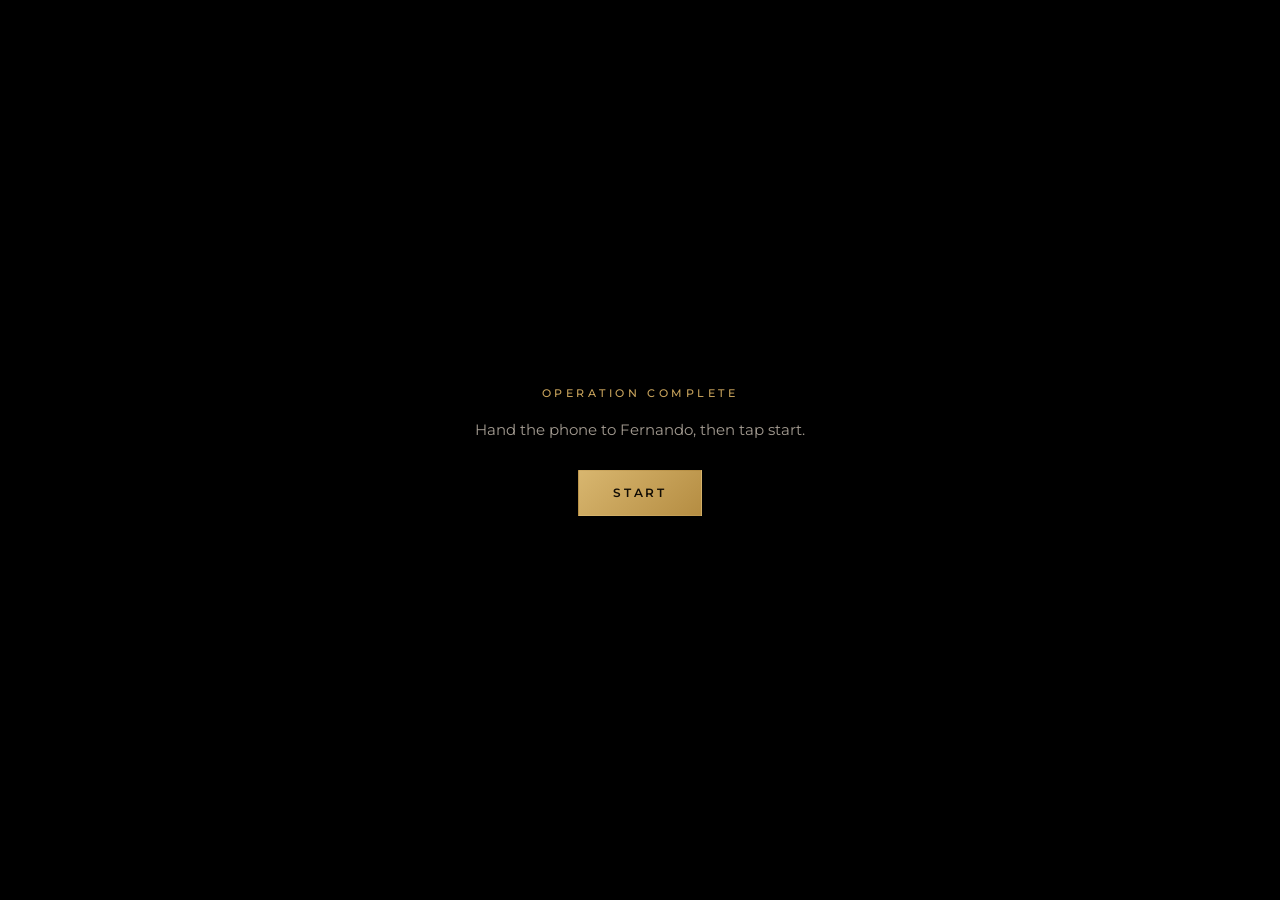
<file: operation-complete/index.html>
<!doctype html>
<html lang="en"><head><meta charset="utf-8"><meta name="viewport" content="width=device-width,initial-scale=1">
<title>Barcelona Boys Agency</title><meta name="description" content="Barcelona Boys Agency">
<meta name="robots" content="noindex,nofollow,noarchive"><meta name="theme-color" content="#0a0908">
<meta property="og:title" content="Barcelona Boys Agency"><meta property="og:description" content="Barcelona Boys Agency"><meta property="og:type" content="website"><meta property="og:site_name" content="Barcelona Boys Agency">
<link rel="icon" href="data:image/svg+xml,%3Csvg xmlns='http://www.w3.org/2000/svg' viewBox='0 0 64 64'%3E%3Ccircle cx='32' cy='32' r='30' fill='%230a0908' stroke='%23c9a45c' stroke-width='3'/%3E%3Ctext x='32' y='42' text-anchor='middle' font-family='Georgia,serif' font-size='27' font-weight='700' fill='%23c9a45c'%3EBB%3C/text%3E%3C/svg%3E">
<link rel="preconnect" href="https://fonts.googleapis.com"><link rel="preconnect" href="https://fonts.gstatic.com" crossorigin>
<link href="https://fonts.googleapis.com/css2?family=Cormorant+Garamond:ital,wght@0,400;0,500;0,600;0,700;1,400;1,500&family=Montserrat:wght@400;500;600;700&display=swap" rel="stylesheet">
<link rel="stylesheet" href="../assets/css/style.css"></head>
<body data-page="reveal">
<style>body{background:#000;overflow:hidden}header.top,footer,.wa,.cookie{display:none!important}
#stage{position:fixed;inset:0;display:grid;place-items:center;text-align:center;padding:24px;background:radial-gradient(ellipse at center,#1c0a0f 0,#000 70%)}
.s{position:absolute;opacity:0;transform:scale(.9);transition:1s cubic-bezier(.2,.8,.2,1);padding:24px;max-width:1000px}.s.on{opacity:1;transform:none}
.s h1{font-size:clamp(40px,9vw,120px);letter-spacing:.04em;line-height:1}.s .e{font-size:clamp(12px,2vw,16px);letter-spacing:.4em;color:var(--gold);margin-bottom:20px}
.s h2{font-size:clamp(30px,6vw,76px);line-height:1.1}.g{color:var(--gold2)}
.big{font-size:clamp(60px,15vw,200px)!important;background:linear-gradient(135deg,#f0d9a0,#b58d42);-webkit-background-clip:text;background-clip:text;color:transparent;font-weight:700}
.glitch{animation:gl .5s steps(2) 3}@keyframes gl{25%{transform:translate(-6px,2px);text-shadow:4px 0 #8c1c2f}75%{transform:translate(6px,-2px);text-shadow:-4px 0 #c9a45c}}
#cv{position:fixed;inset:0;pointer-events:none;z-index:3}
#rp{position:fixed;bottom:22px;left:50%;transform:translateX(-50%);z-index:5;font-size:10px;letter-spacing:.3em;color:#6f675d;background:none;border:1px solid #2a2523;padding:8px 18px;cursor:pointer;opacity:0;transition:1s}
#start{position:fixed;inset:0;z-index:9;background:#000;display:grid;place-items:center;cursor:pointer}#start button{animation:none}
#flash{position:fixed;inset:0;background:#fff;opacity:0;pointer-events:none;z-index:8}</style>
<div id="start"><div class="center"><div class="eyebrow">Operation complete</div><p style="margin:16px 0 28px;color:var(--mut)">Hand the phone to Fernando, then tap start.</p><button class="btn gold">Start</button></div></div>
<canvas id="cv"></canvas><div id="flash"></div>
<div id="stage">
<div class="s" id="a"><div class="e">BARCELONA BOYS AGENCY</div><h1>YOU'VE BEEN<br><span class="g">BOOKED.</span></h1></div>
<div class="s" id="b"><h2>FERNANDO,<br><span class="g">YOUR FIRST PROFESSIONAL BOOKING<br>IS IN <span id="cd">3 HOURS</span>.</span></h2></div>
<div class="s" id="c"><h1 class="big">JUST<br>KIDDING.</h1></div>
<div class="s" id="d"><div class="e">CONGRATULATIONS</div><h1>YOU'RE THE<br><span class="big">GROOM.</span></h1></div></div>
<button id="rp">REPLAY</button>
<script src="../assets/js/main.js"></script>
<script>
const $=i=>document.getElementById(i),T=(f,ms)=>setTimeout(f,ms);
const show=id=>{['a','b','c','d'].forEach(x=>$(x).classList.toggle('on',x===id))};
const cv=$('cv'),cx=cv.getContext('2d');let P=[],run=false;
function size(){cv.width=innerWidth;cv.height=innerHeight}size();addEventListener('resize',size);
function burst(){const cols=['#e4c985','#c9a45c','#8c1c2f','#f5f1ea'];for(let i=0;i<260;i++)P.push({x:innerWidth/2,y:innerHeight*.55,vx:(Math.random()-.5)*22,vy:-Math.random()*20-4,s:Math.random()*8+3,r:Math.random()*6,c:cols[i%4],l:0});if(!run){run=true;loop()}}
function loop(){cx.clearRect(0,0,cv.width,cv.height);P.forEach(p=>{p.vy+=.35;p.x+=p.vx;p.y+=p.vy;p.r+=.2;p.l++;cx.save();cx.translate(p.x,p.y);cx.rotate(p.r);cx.fillStyle=p.c;cx.fillRect(-p.s/2,-p.s/4,p.s,p.s/2);cx.restore()});P=P.filter(p=>p.y<cv.height+20);if(P.length)requestAnimationFrame(loop);else run=false}
function seq(){$('rp').style.opacity=0;$('cd').textContent='3 HOURS';
 T(()=>show('a'),300);
 T(()=>show('b'),3600);
 T(()=>{let n=[3,2,1];$('cd').textContent='3 HOURS'},3700);
 T(()=>{$('b').classList.add('glitch')},7600);
 T(()=>{$('flash').style.transition='none';$('flash').style.opacity=1;requestAnimationFrame(()=>{$('flash').style.transition='opacity 1.2s';$('flash').style.opacity=0});$('b').classList.remove('glitch');show('c');if(navigator.vibrate)navigator.vibrate([200,80,200])},8600);
 T(()=>{show('d');burst()},11800);T(burst,13000);T(burst,14500);
 T(()=>$('rp').style.opacity=1,16500)}
$('start').onclick=()=>{$('start').remove();seq()};
$('rp').onclick=()=>{show('');seq()};
</script>
</body></html>
</file>
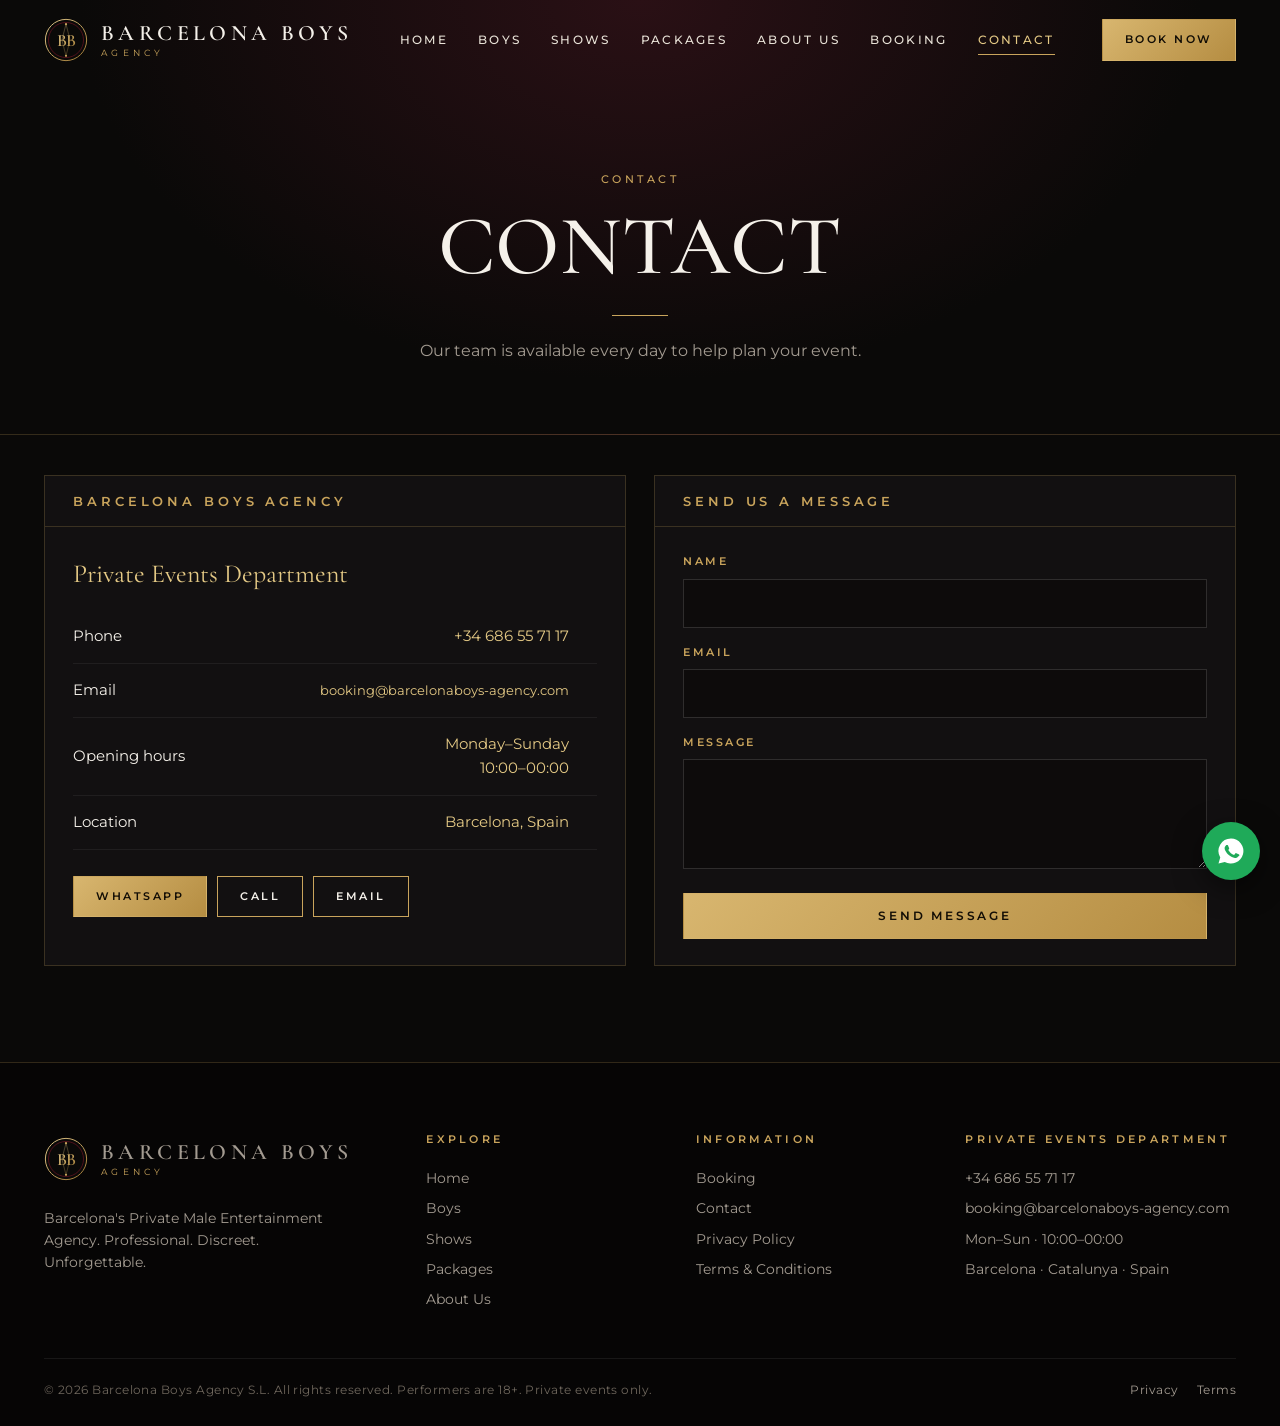
<file: contact.html>
<!doctype html>
<html lang="en"><head><meta charset="utf-8"><meta name="viewport" content="width=device-width,initial-scale=1">
<title>Contact | Barcelona Boys Agency</title><meta name="description" content="Contact the Barcelona Boys Agency Private Events Department. Open every day 10:00–00:00.">
<meta name="robots" content="noindex,nofollow,noarchive"><meta name="theme-color" content="#0a0908">
<meta property="og:title" content="Contact | Barcelona Boys Agency"><meta property="og:description" content="Contact the Barcelona Boys Agency Private Events Department. Open every day 10:00–00:00."><meta property="og:type" content="website"><meta property="og:site_name" content="Barcelona Boys Agency">
<link rel="icon" href="data:image/svg+xml,%3Csvg xmlns='http://www.w3.org/2000/svg' viewBox='0 0 64 64'%3E%3Ccircle cx='32' cy='32' r='30' fill='%230a0908' stroke='%23c9a45c' stroke-width='3'/%3E%3Ctext x='32' y='42' text-anchor='middle' font-family='Georgia,serif' font-size='27' font-weight='700' fill='%23c9a45c'%3EBB%3C/text%3E%3C/svg%3E">
<link rel="preconnect" href="https://fonts.googleapis.com"><link rel="preconnect" href="https://fonts.gstatic.com" crossorigin>
<link href="https://fonts.googleapis.com/css2?family=Cormorant+Garamond:ital,wght@0,400;0,500;0,600;0,700;1,400;1,500&family=Montserrat:wght@400;500;600;700&display=swap" rel="stylesheet">
<link rel="stylesheet" href="assets/css/style.css"></head>
<body data-page="contact">
<section class="page-hero"><div class="wrap center"><div class="eyebrow">Contact</div><h1>CONTACT</h1><div class="rule"></div><p class="sub">Our team is available every day to help plan your event.</p></div></section><section style="padding-top:40px"><div class="wrap contact-grid"><div class="card reveal"><h3>Barcelona Boys Agency</h3><div class="pad"><p style="font-family:'Cormorant Garamond';font-size:26px;color:var(--gold2)">Private Events Department</p><table class="tbl" style="margin-top:14px"><tr><td style="padding-left:0">Phone</td><td>+34 686 55 71 17</td></tr><tr><td style="padding-left:0">Email</td><td style="font-size:13px">booking@barcelonaboys-agency.com</td></tr><tr><td style="padding-left:0">Opening hours</td><td>Monday–Sunday<br>10:00–00:00</td></tr><tr><td style="padding-left:0">Location</td><td>Barcelona, Spain</td></tr></table>
<div style="display:flex;gap:10px;margin-top:26px;flex-wrap:wrap"><a class="btn sm gold" href="#" data-wa>WhatsApp</a><a class="btn sm" href="#" data-tel>Call</a><a class="btn sm" href="mailto:booking@barcelonaboys-agency.com">Email</a></div></div></div>
<div class="card reveal"><h3>Send us a message</h3><div class="pad"><form onsubmit="event.preventDefault();BBA.toast('Message received. Our team will reply within 2 hours.');this.reset()"><div style="display:grid;gap:16px"><div><label>Name</label><input required></div><div><label>Email</label><input type="email" required></div><div><label>Message</label><textarea required></textarea></div><button class="btn gold wide">Send message</button></div></form></div></div></div></section>
<script src="assets/js/main.js"></script>

</body></html>
</file>
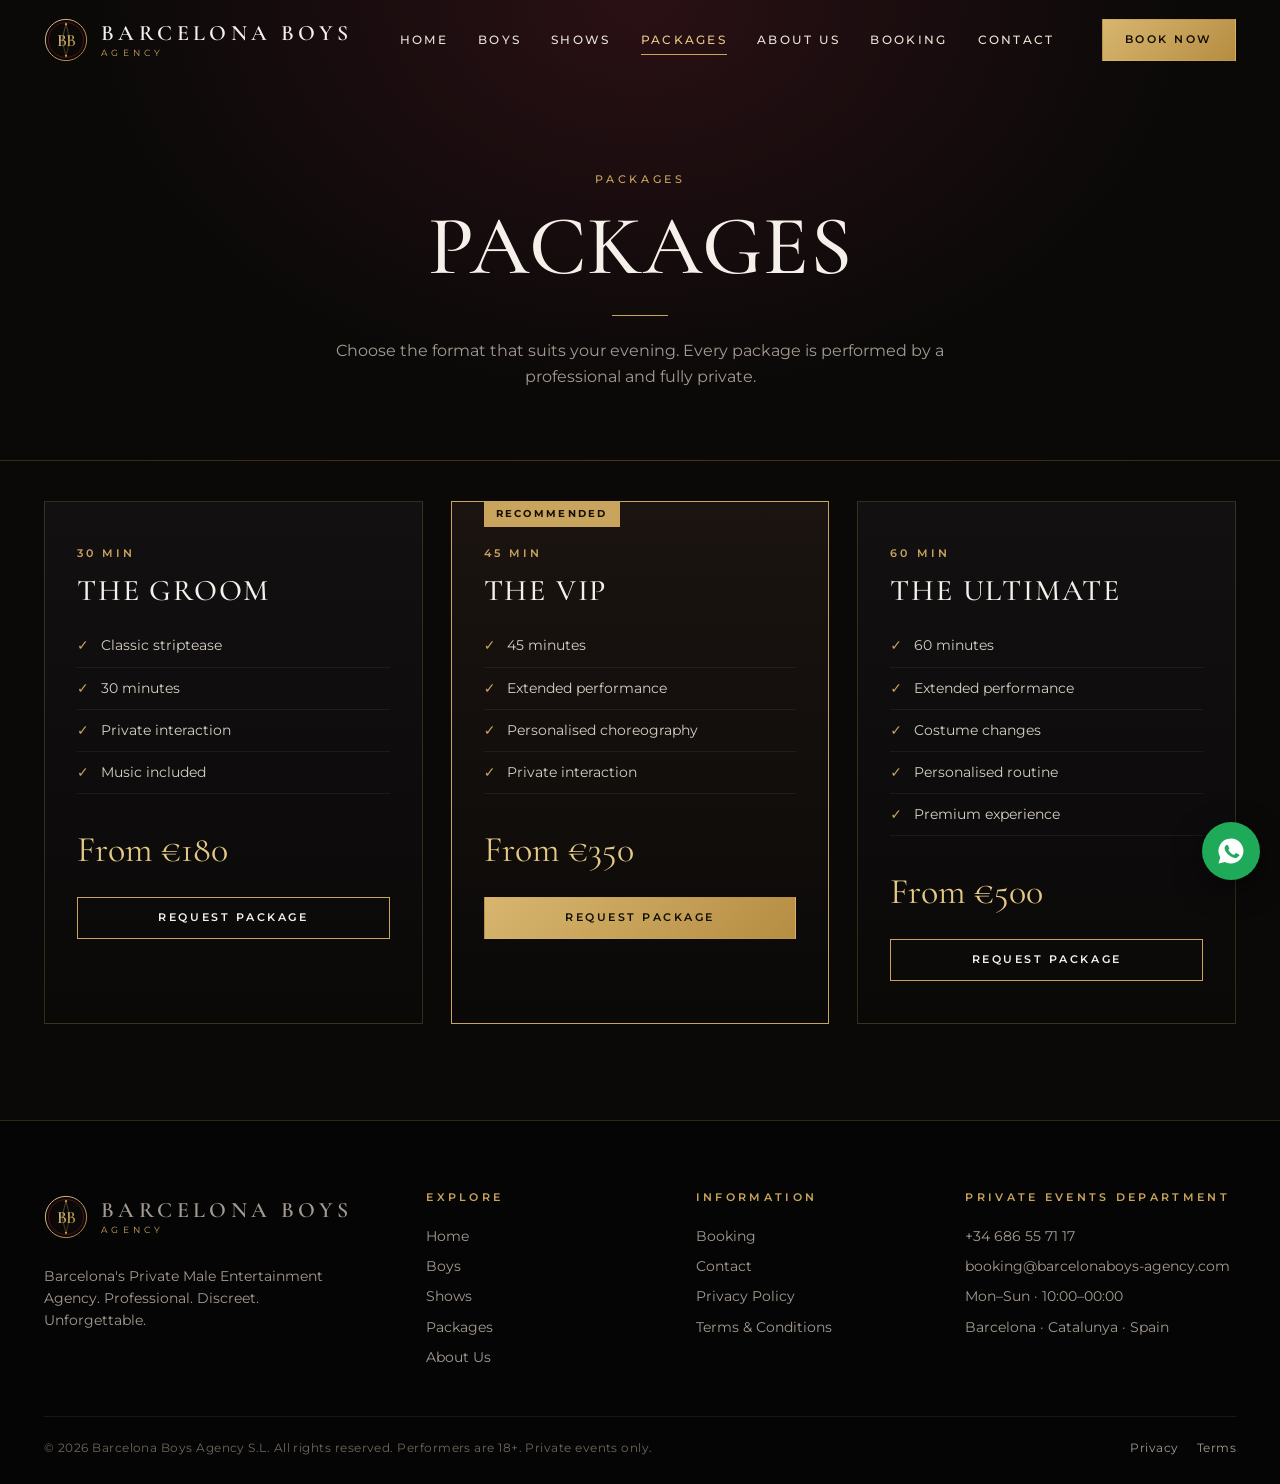
<file: packages.html>
<!doctype html>
<html lang="en"><head><meta charset="utf-8"><meta name="viewport" content="width=device-width,initial-scale=1">
<title>Packages | Barcelona Boys Agency</title><meta name="description" content="The Groom, The VIP and The Ultimate: professional entertainment packages for private events in Barcelona.">
<meta name="robots" content="noindex,nofollow,noarchive"><meta name="theme-color" content="#0a0908">
<meta property="og:title" content="Packages | Barcelona Boys Agency"><meta property="og:description" content="The Groom, The VIP and The Ultimate: professional entertainment packages for private events in Barcelona."><meta property="og:type" content="website"><meta property="og:site_name" content="Barcelona Boys Agency">
<link rel="icon" href="data:image/svg+xml,%3Csvg xmlns='http://www.w3.org/2000/svg' viewBox='0 0 64 64'%3E%3Ccircle cx='32' cy='32' r='30' fill='%230a0908' stroke='%23c9a45c' stroke-width='3'/%3E%3Ctext x='32' y='42' text-anchor='middle' font-family='Georgia,serif' font-size='27' font-weight='700' fill='%23c9a45c'%3EBB%3C/text%3E%3C/svg%3E">
<link rel="preconnect" href="https://fonts.googleapis.com"><link rel="preconnect" href="https://fonts.gstatic.com" crossorigin>
<link href="https://fonts.googleapis.com/css2?family=Cormorant+Garamond:ital,wght@0,400;0,500;0,600;0,700;1,400;1,500&family=Montserrat:wght@400;500;600;700&display=swap" rel="stylesheet">
<link rel="stylesheet" href="assets/css/style.css"></head>
<body data-page="packages">
<section class="page-hero"><div class="wrap center"><div class="eyebrow">Packages</div><h1>PACKAGES</h1><div class="rule"></div><p class="sub">Choose the format that suits your evening. Every package is performed by a professional and fully private.</p></div></section><section style="padding-top:40px"><div class="wrap"><div class="grid3" style="margin-top:0"><div class="show-card reveal "><div class="dur">30 MIN</div><h3>THE GROOM</h3><ul><li>Classic striptease</li><li>30 minutes</li><li>Private interaction</li><li>Music included</li></ul><div class="price" style="font-size:36px">From €180</div><a class="btn sm wide " href="book.html" style="margin-top:14px">Request package</a></div><div class="show-card reveal feat"><span class=ribbon>RECOMMENDED</span><div class="dur">45 MIN</div><h3>THE VIP</h3><ul><li>45 minutes</li><li>Extended performance</li><li>Personalised choreography</li><li>Private interaction</li></ul><div class="price" style="font-size:36px">From €350</div><a class="btn sm wide gold" href="book.html" style="margin-top:14px">Request package</a></div><div class="show-card reveal "><div class="dur">60 MIN</div><h3>THE ULTIMATE</h3><ul><li>60 minutes</li><li>Extended performance</li><li>Costume changes</li><li>Personalised routine</li><li>Premium experience</li></ul><div class="price" style="font-size:36px">From €500</div><a class="btn sm wide " href="book.html" style="margin-top:14px">Request package</a></div></div></div></section>
<script src="assets/js/main.js"></script>

</body></html>
</file>
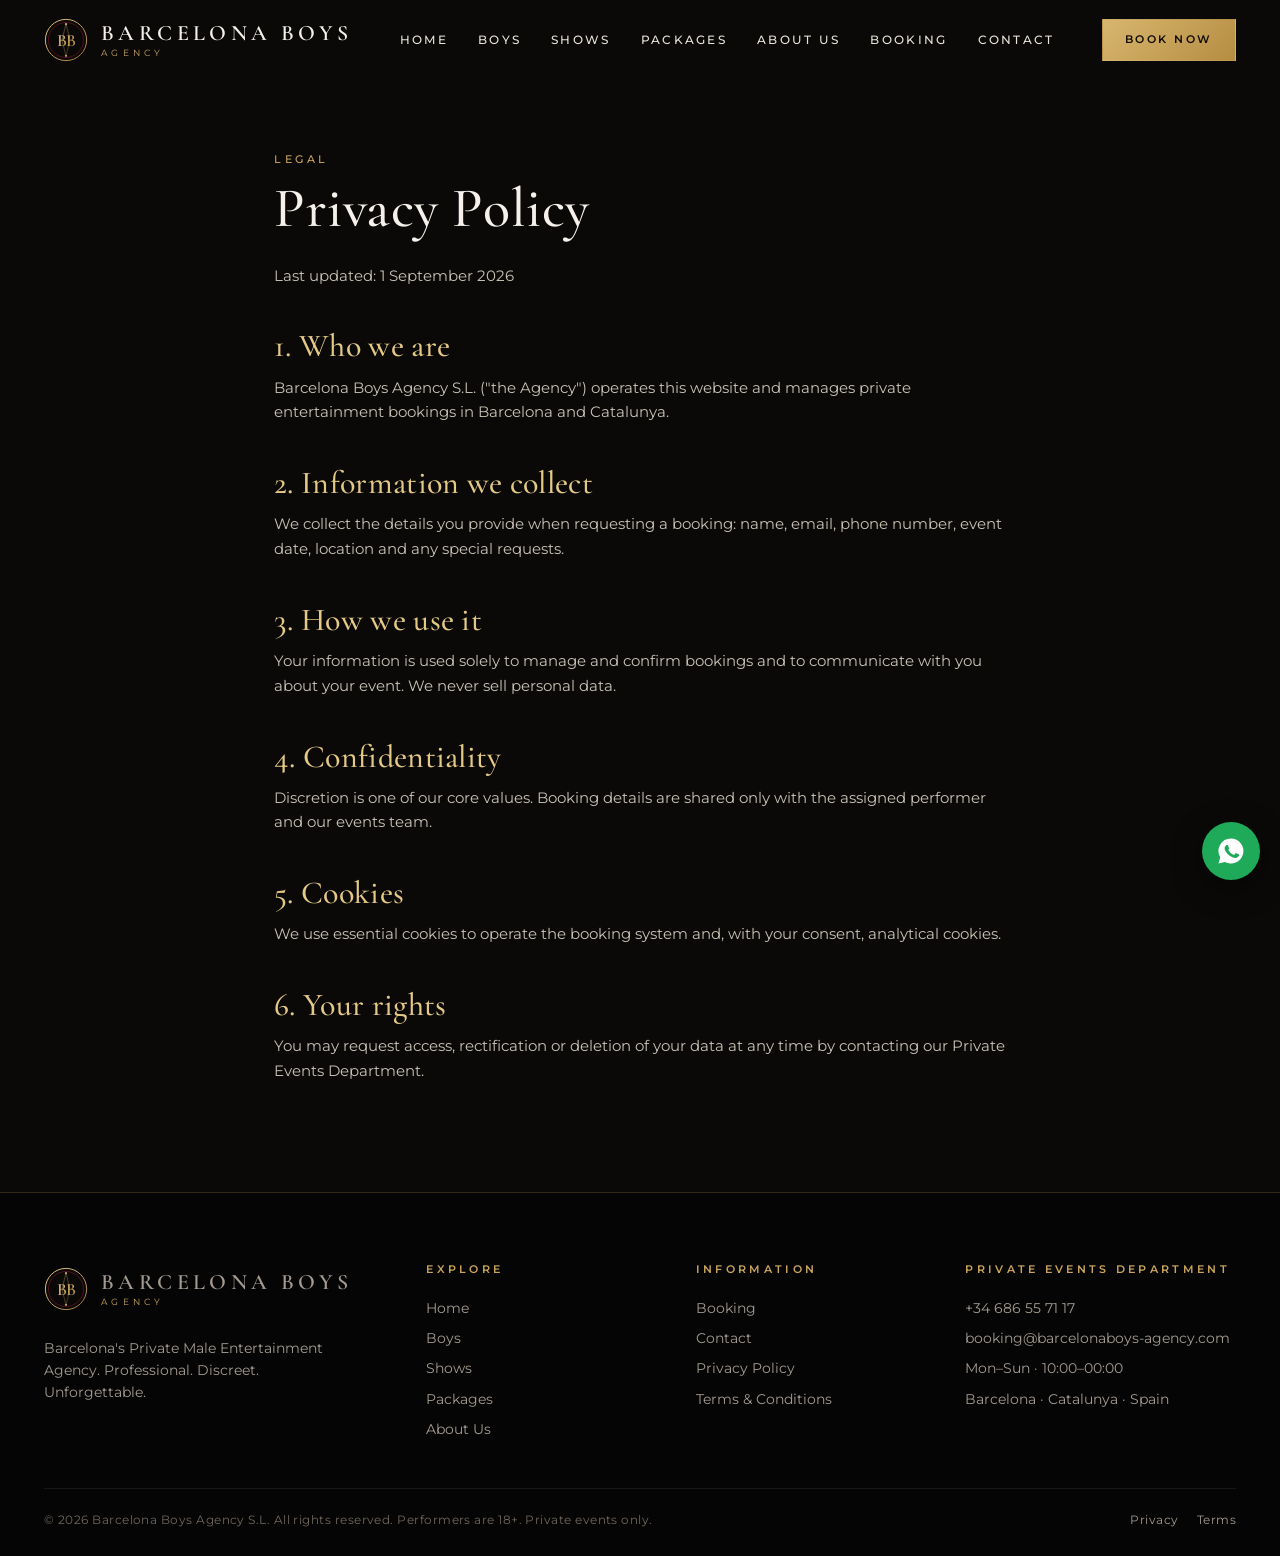
<file: privacy.html>
<!doctype html>
<html lang="en"><head><meta charset="utf-8"><meta name="viewport" content="width=device-width,initial-scale=1">
<title>Privacy Policy | Barcelona Boys Agency</title><meta name="description" content="Privacy policy of Barcelona Boys Agency.">
<meta name="robots" content="noindex,nofollow,noarchive"><meta name="theme-color" content="#0a0908">
<meta property="og:title" content="Privacy Policy | Barcelona Boys Agency"><meta property="og:description" content="Privacy policy of Barcelona Boys Agency."><meta property="og:type" content="website"><meta property="og:site_name" content="Barcelona Boys Agency">
<link rel="icon" href="data:image/svg+xml,%3Csvg xmlns='http://www.w3.org/2000/svg' viewBox='0 0 64 64'%3E%3Ccircle cx='32' cy='32' r='30' fill='%230a0908' stroke='%23c9a45c' stroke-width='3'/%3E%3Ctext x='32' y='42' text-anchor='middle' font-family='Georgia,serif' font-size='27' font-weight='700' fill='%23c9a45c'%3EBB%3C/text%3E%3C/svg%3E">
<link rel="preconnect" href="https://fonts.googleapis.com"><link rel="preconnect" href="https://fonts.gstatic.com" crossorigin>
<link href="https://fonts.googleapis.com/css2?family=Cormorant+Garamond:ital,wght@0,400;0,500;0,600;0,700;1,400;1,500&family=Montserrat:wght@400;500;600;700&display=swap" rel="stylesheet">
<link rel="stylesheet" href="assets/css/style.css"></head>
<body data-page="legal">
<section style="padding-top:150px"><div class="prose"><div class="eyebrow">Legal</div><h1 style="font-size:56px;margin:10px 0 24px">Privacy Policy</h1><p>Last updated: 1 September 2026</p><h2>1. Who we are</h2><p>Barcelona Boys Agency S.L. ("the Agency") operates this website and manages private entertainment bookings in Barcelona and Catalunya.</p><h2>2. Information we collect</h2><p>We collect the details you provide when requesting a booking: name, email, phone number, event date, location and any special requests.</p><h2>3. How we use it</h2><p>Your information is used solely to manage and confirm bookings and to communicate with you about your event. We never sell personal data.</p><h2>4. Confidentiality</h2><p>Discretion is one of our core values. Booking details are shared only with the assigned performer and our events team.</p><h2>5. Cookies</h2><p>We use essential cookies to operate the booking system and, with your consent, analytical cookies.</p><h2>6. Your rights</h2><p>You may request access, rectification or deletion of your data at any time by contacting our Private Events Department.</p></div></section>
<script src="assets/js/main.js"></script>

</body></html>
</file>
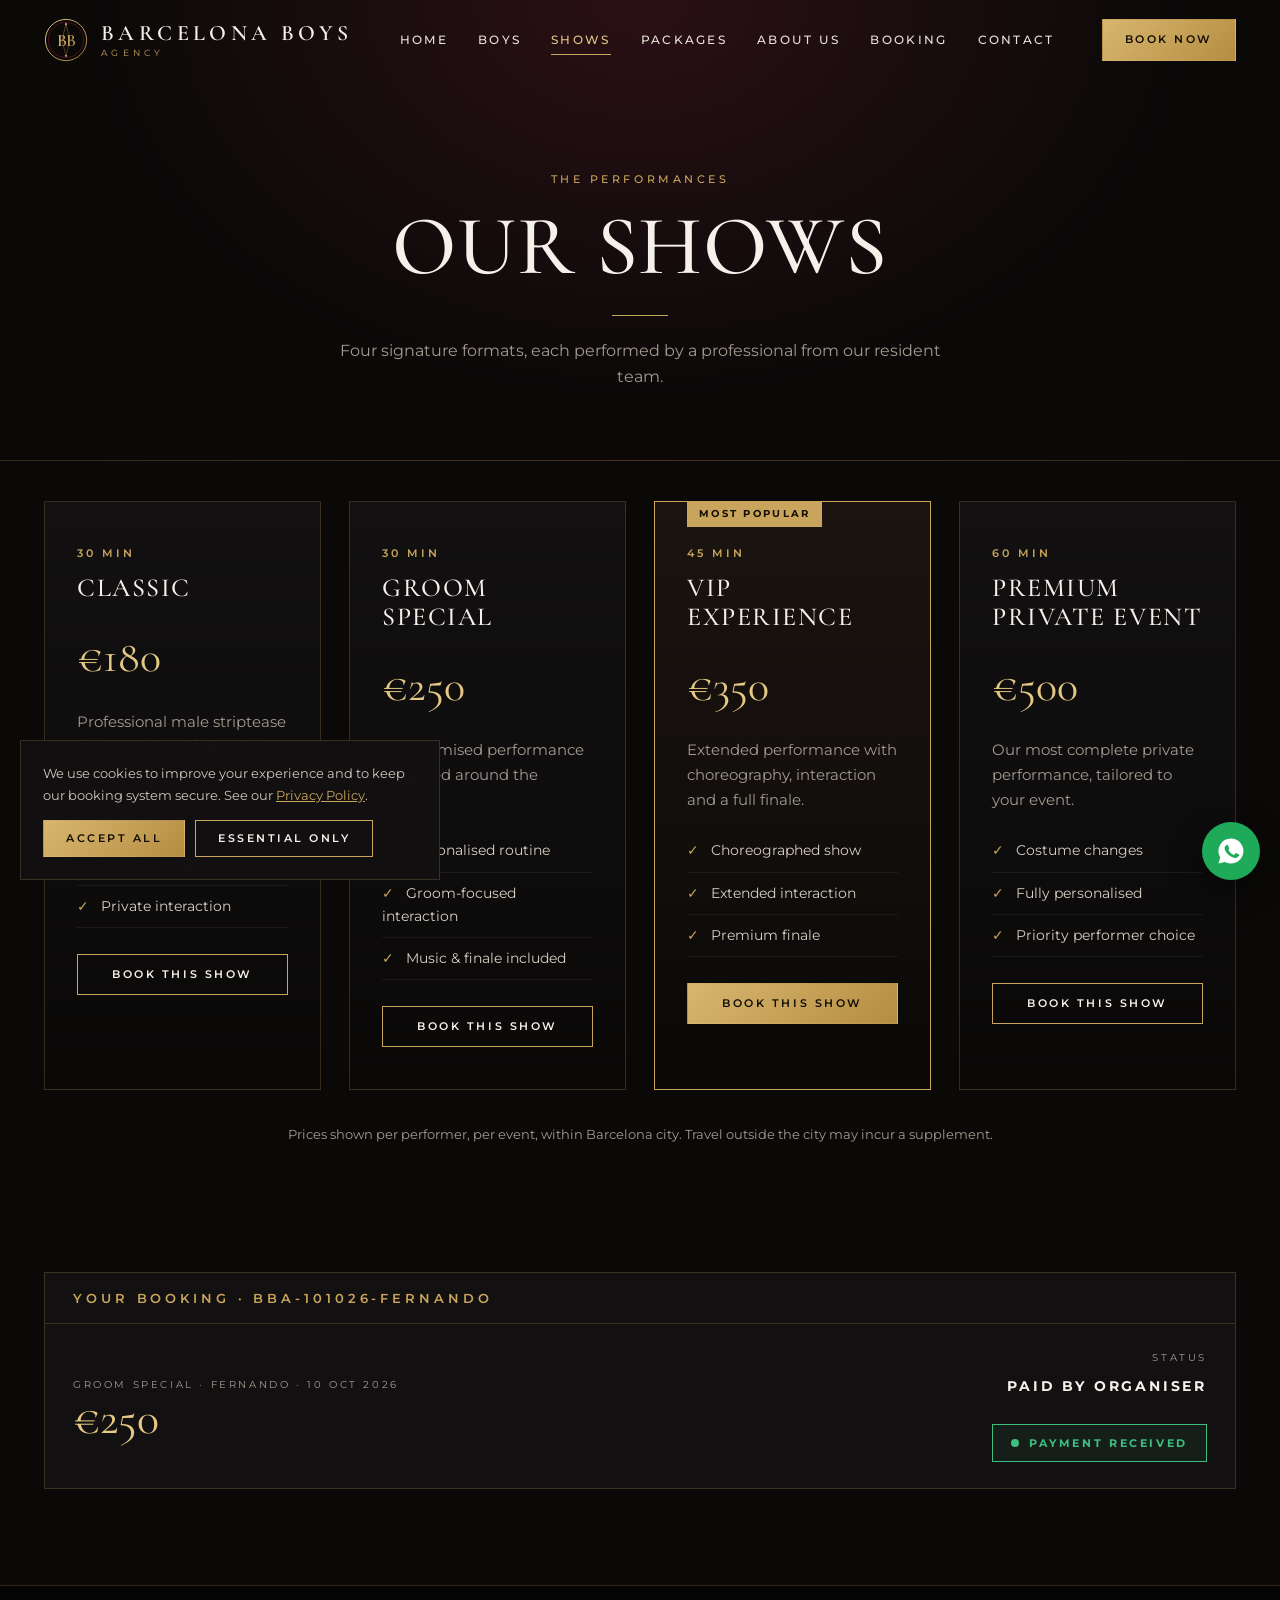
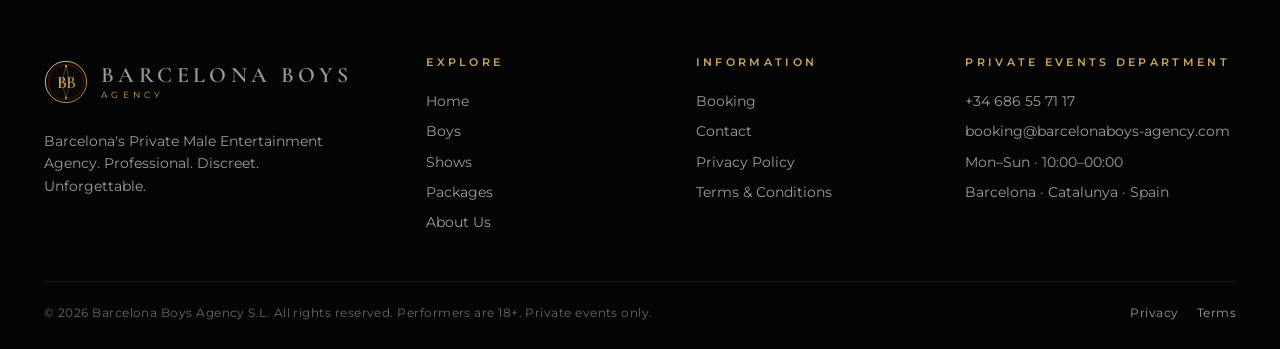
<file: shows.html>
<!doctype html>
<html lang="en"><head><meta charset="utf-8"><meta name="viewport" content="width=device-width,initial-scale=1">
<title>Our Shows & Prices | Barcelona Boys Agency</title><meta name="description" content="Classic, Groom Special, VIP Experience and Premium Private Event. Professional male entertainment shows in Barcelona.">
<meta name="robots" content="noindex,nofollow,noarchive"><meta name="theme-color" content="#0a0908">
<meta property="og:title" content="Our Shows & Prices | Barcelona Boys Agency"><meta property="og:description" content="Classic, Groom Special, VIP Experience and Premium Private Event. Professional male entertainment shows in Barcelona."><meta property="og:type" content="website"><meta property="og:site_name" content="Barcelona Boys Agency">
<link rel="icon" href="data:image/svg+xml,%3Csvg xmlns='http://www.w3.org/2000/svg' viewBox='0 0 64 64'%3E%3Ccircle cx='32' cy='32' r='30' fill='%230a0908' stroke='%23c9a45c' stroke-width='3'/%3E%3Ctext x='32' y='42' text-anchor='middle' font-family='Georgia,serif' font-size='27' font-weight='700' fill='%23c9a45c'%3EBB%3C/text%3E%3C/svg%3E">
<link rel="preconnect" href="https://fonts.googleapis.com"><link rel="preconnect" href="https://fonts.gstatic.com" crossorigin>
<link href="https://fonts.googleapis.com/css2?family=Cormorant+Garamond:ital,wght@0,400;0,500;0,600;0,700;1,400;1,500&family=Montserrat:wght@400;500;600;700&display=swap" rel="stylesheet">
<link rel="stylesheet" href="assets/css/style.css"></head>
<body data-page="shows">
<section class="page-hero"><div class="wrap center"><div class="eyebrow">The performances</div><h1>OUR SHOWS</h1><div class="rule"></div><p class="sub">Four signature formats, each performed by a professional from our resident team.</p></div></section><section style="padding-top:40px"><div class="wrap"><div class="grid3" style="grid-template-columns:repeat(4,1fr);margin-top:0"><div class="show-card reveal "><div class="dur">30 MIN</div><h3 style="font-size:26px">CLASSIC</h3><div class="price">€180</div><p style="margin-bottom:0">Professional male striptease show. Music and personal interaction included.</p><ul><li>Solo performer</li><li>Music included</li><li>Private interaction</li></ul><a class="btn sm wide " href="book.html">Book this show</a></div><div class="show-card reveal "><div class="dur">30 MIN</div><h3 style="font-size:26px">GROOM SPECIAL</h3><div class="price">€250</div><p style="margin-bottom:0">A customised performance designed around the groom.</p><ul><li>Personalised routine</li><li>Groom-focused interaction</li><li>Music &amp; finale included</li></ul><a class="btn sm wide " href="book.html">Book this show</a></div><div class="show-card reveal feat"><span class=ribbon>MOST POPULAR</span><div class="dur">45 MIN</div><h3 style="font-size:26px">VIP EXPERIENCE</h3><div class="price">€350</div><p style="margin-bottom:0">Extended performance with choreography, interaction and a full finale.</p><ul><li>Choreographed show</li><li>Extended interaction</li><li>Premium finale</li></ul><a class="btn sm wide gold" href="book.html">Book this show</a></div><div class="show-card reveal "><div class="dur">60 MIN</div><h3 style="font-size:26px">PREMIUM PRIVATE EVENT</h3><div class="price">€500</div><p style="margin-bottom:0">Our most complete private performance, tailored to your event.</p><ul><li>Costume changes</li><li>Fully personalised</li><li>Priority performer choice</li></ul><a class="btn sm wide " href="book.html">Book this show</a></div></div><style>@media(max-width:1100px){.grid3[style*="repeat(4"]{grid-template-columns:1fr 1fr!important}}@media(max-width:620px){.grid3[style*="repeat(4"]{grid-template-columns:1fr!important}}</style>
<p class="center" style="color:var(--mut);margin-top:34px;font-size:13px">Prices shown per performer, per event, within Barcelona city. Travel outside the city may incur a supplement.</p></div></section>
<section style="padding-top:0"><div class="wrap"><div class="card"><h3>Your booking · BBA-101026-FERNANDO</h3><div class="paid"><div><small style="font-size:10px;letter-spacing:.26em;color:var(--mut)">GROOM SPECIAL · FERNANDO · 10 OCT 2026</small><div class="amt">€250</div></div><div style="text-align:right"><div style="font-size:10px;letter-spacing:.26em;color:var(--mut);margin-bottom:8px">STATUS</div><b style="letter-spacing:.2em;font-size:14px">PAID BY ORGANISER</b><br><br><span class="pill"><i class="dot"></i> PAYMENT RECEIVED</span></div></div></div></div></section>
<script src="assets/js/main.js"></script>

</body></html>
</file>
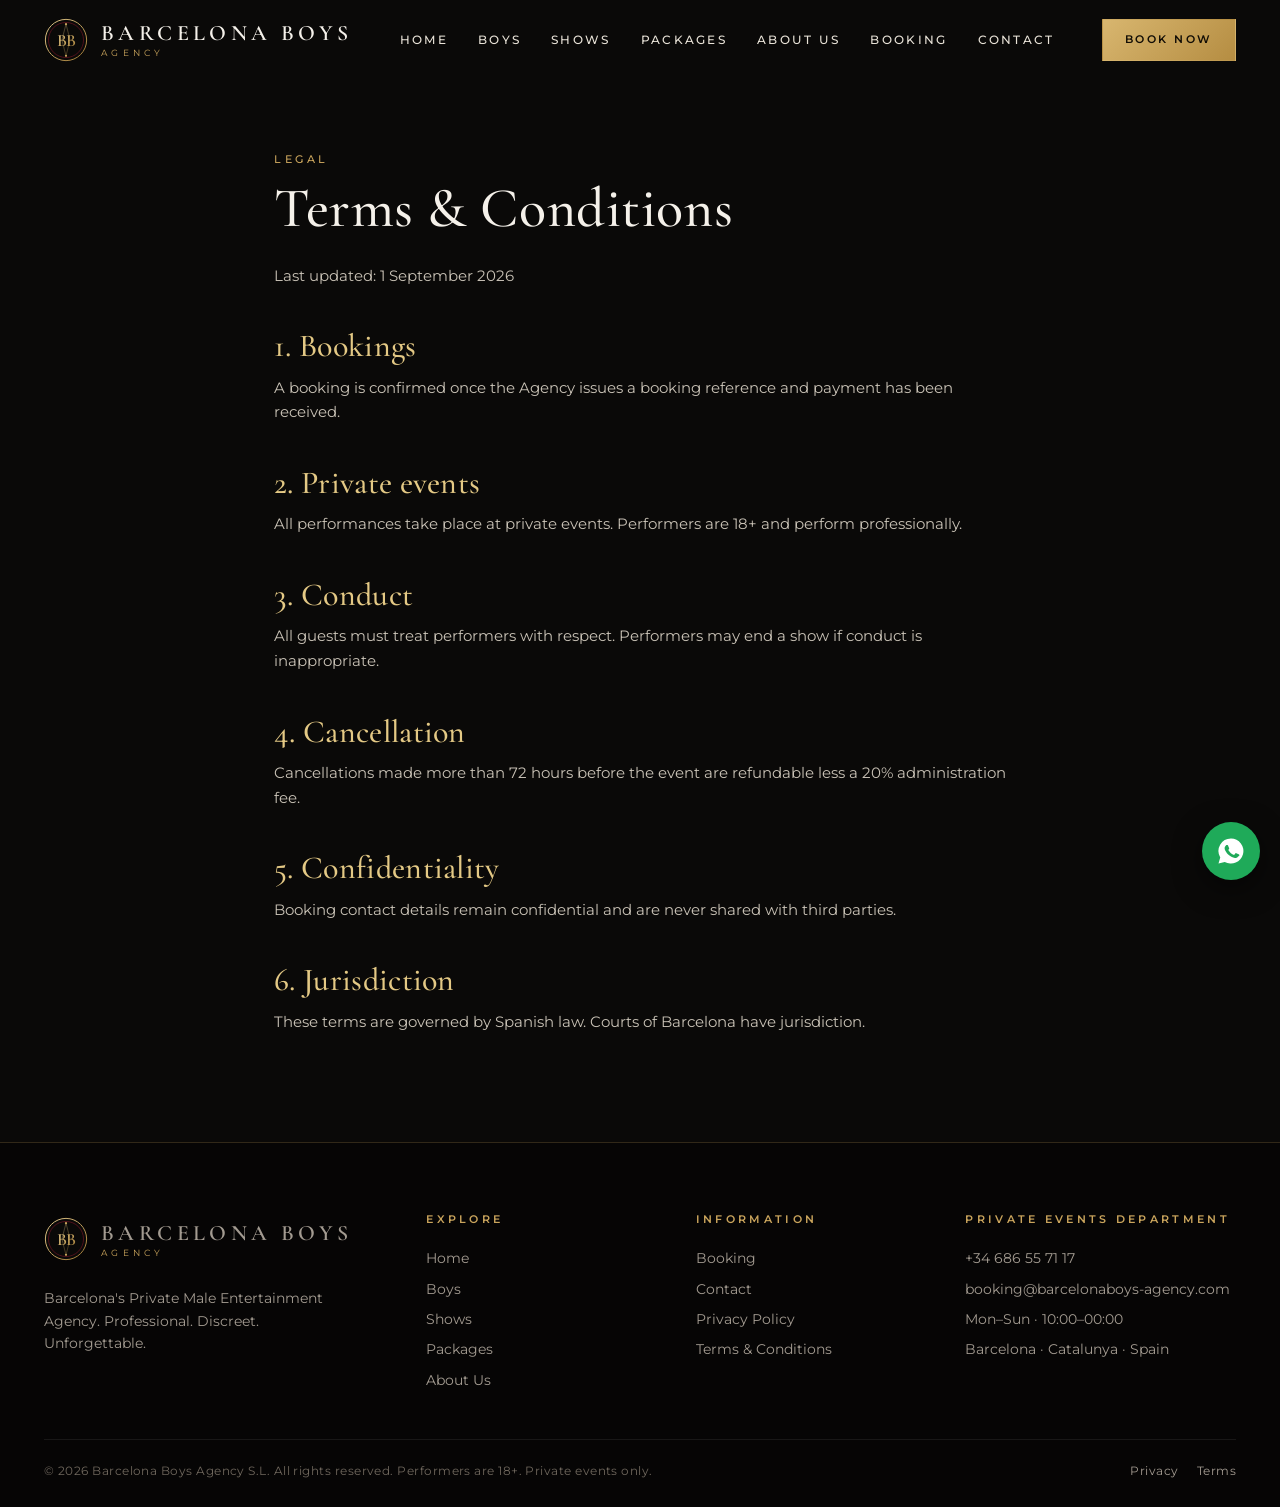
<file: terms.html>
<!doctype html>
<html lang="en"><head><meta charset="utf-8"><meta name="viewport" content="width=device-width,initial-scale=1">
<title>Terms & Conditions | Barcelona Boys Agency</title><meta name="description" content="Terms and conditions of Barcelona Boys Agency.">
<meta name="robots" content="noindex,nofollow,noarchive"><meta name="theme-color" content="#0a0908">
<meta property="og:title" content="Terms & Conditions | Barcelona Boys Agency"><meta property="og:description" content="Terms and conditions of Barcelona Boys Agency."><meta property="og:type" content="website"><meta property="og:site_name" content="Barcelona Boys Agency">
<link rel="icon" href="data:image/svg+xml,%3Csvg xmlns='http://www.w3.org/2000/svg' viewBox='0 0 64 64'%3E%3Ccircle cx='32' cy='32' r='30' fill='%230a0908' stroke='%23c9a45c' stroke-width='3'/%3E%3Ctext x='32' y='42' text-anchor='middle' font-family='Georgia,serif' font-size='27' font-weight='700' fill='%23c9a45c'%3EBB%3C/text%3E%3C/svg%3E">
<link rel="preconnect" href="https://fonts.googleapis.com"><link rel="preconnect" href="https://fonts.gstatic.com" crossorigin>
<link href="https://fonts.googleapis.com/css2?family=Cormorant+Garamond:ital,wght@0,400;0,500;0,600;0,700;1,400;1,500&family=Montserrat:wght@400;500;600;700&display=swap" rel="stylesheet">
<link rel="stylesheet" href="assets/css/style.css"></head>
<body data-page="legal">
<section style="padding-top:150px"><div class="prose"><div class="eyebrow">Legal</div><h1 style="font-size:56px;margin:10px 0 24px">Terms &amp; Conditions</h1><p>Last updated: 1 September 2026</p><h2>1. Bookings</h2><p>A booking is confirmed once the Agency issues a booking reference and payment has been received.</p><h2>2. Private events</h2><p>All performances take place at private events. Performers are 18+ and perform professionally.</p><h2>3. Conduct</h2><p>All guests must treat performers with respect. Performers may end a show if conduct is inappropriate.</p><h2>4. Cancellation</h2><p>Cancellations made more than 72 hours before the event are refundable less a 20% administration fee.</p><h2>5. Confidentiality</h2><p>Booking contact details remain confidential and are never shared with third parties.</p><h2>6. Jurisdiction</h2><p>These terms are governed by Spanish law. Courts of Barcelona have jurisdiction.</p></div></section>
<script src="assets/js/main.js"></script>

</body></html>
</file>
<file: assets/css/style.css>
:root{--bk:#0a0908;--bk2:#121011;--bk3:#1a1617;--wh:#f5f1ea;--mut:#a39b91;--gold:#c9a45c;--gold2:#e4c985;--red:#6e1423;--red2:#8c1c2f;--line:rgba(201,164,92,.22);--ok:#3fbf7f}
*{box-sizing:border-box;margin:0;padding:0}
html{scroll-behavior:smooth}
body{background:var(--bk);color:var(--wh);font-family:'Montserrat',system-ui,sans-serif;font-weight:400;line-height:1.65;font-size:15px;-webkit-font-smoothing:antialiased;overflow-x:hidden}
img{max-width:100%;display:block}
a{color:inherit;text-decoration:none}
h1,h2,h3,h4{font-family:'Cormorant Garamond',Georgia,serif;font-weight:500;line-height:1.1;letter-spacing:.01em}
.wrap{max-width:1240px;margin:0 auto;padding:0 24px}
.eyebrow{font-size:11px;letter-spacing:.32em;text-transform:uppercase;color:var(--gold);font-weight:500}
.rule{width:56px;height:1px;background:var(--gold);margin:22px 0}
.center{text-align:center}.center .rule{margin-left:auto;margin-right:auto}
section{padding:96px 0}
.sec-title{font-size:clamp(34px,5vw,54px);margin:10px 0 0}
.sub{color:var(--mut);max-width:620px;font-size:16px}
.center .sub{margin:0 auto}
/* header */
header.top{position:fixed;inset:0 0 auto 0;z-index:50;transition:.35s;padding:18px 0}
header.top.solid{background:rgba(10,9,8,.94);backdrop-filter:blur(12px);padding:10px 0;border-bottom:1px solid var(--line)}
.nav{display:flex;align-items:center;justify-content:space-between;gap:24px}
.logo{display:flex;align-items:center;gap:13px}
.logo svg{width:44px;height:44px}
.logo .lt{display:flex;flex-direction:column;line-height:1}
.logo .l1{font-family:'Cormorant Garamond',serif;font-size:22px;letter-spacing:.2em;font-weight:600}
.logo .l2{font-size:8.5px;letter-spacing:.5em;color:var(--gold);margin-top:5px;text-transform:uppercase}
nav.menu{display:flex;gap:30px}
nav.menu a{font-size:11.5px;letter-spacing:.2em;font-weight:500;text-transform:uppercase;position:relative;padding:6px 0;color:#e9e3d8}
nav.menu a:after{content:"";position:absolute;left:0;bottom:0;height:1px;width:0;background:var(--gold);transition:.3s}
nav.menu a:hover:after,nav.menu a.on:after{width:100%}
nav.menu a.on{color:var(--gold2)}
.btn{display:inline-block;padding:15px 34px;font-size:11.5px;letter-spacing:.24em;text-transform:uppercase;font-weight:600;border:1px solid var(--gold);cursor:pointer;transition:.3s;font-family:inherit;background:transparent;color:var(--wh);text-align:center}
.btn.gold{background:linear-gradient(135deg,#d8b66f,#b58d42);color:#120d05;border-color:transparent}
.btn.gold:hover{filter:brightness(1.1);transform:translateY(-1px)}
.btn:hover{background:rgba(201,164,92,.12)}
.btn.sm{padding:11px 22px;font-size:10.5px}
.btn.wide{width:100%}
.burger{display:none;width:44px;height:44px;background:none;border:1px solid var(--line);cursor:pointer;position:relative}
.burger span{position:absolute;left:12px;right:12px;height:1px;background:var(--wh);transition:.3s}
.burger span:nth-child(1){top:16px}.burger span:nth-child(2){top:22px}.burger span:nth-child(3){top:28px}
.burger.open span:nth-child(1){top:22px;transform:rotate(45deg)}.burger.open span:nth-child(2){opacity:0}.burger.open span:nth-child(3){top:22px;transform:rotate(-45deg)}
.mobnav{position:fixed;inset:0;background:rgba(8,7,7,.98);z-index:45;display:flex;flex-direction:column;justify-content:center;align-items:center;gap:26px;opacity:0;pointer-events:none;transition:.35s}
.mobnav.open{opacity:1;pointer-events:auto}
.mobnav a{font-family:'Cormorant Garamond',serif;font-size:34px;letter-spacing:.12em}
@media(max-width:1180px){nav.menu,.nav>.btn{display:none}.burger{display:block}}
.logo,nav.menu a{white-space:nowrap}
/* hero */
.hero{min-height:100vh;position:relative;display:flex;align-items:center;padding:140px 0 90px;background:#000}
.hero .bg{position:absolute;inset:0;background-size:cover;background-position:center 20%;opacity:.55;animation:kb 24s ease-in-out infinite alternate}
@keyframes kb{from{transform:scale(1)}to{transform:scale(1.08)}}
.hero:after{content:"";position:absolute;inset:0;background:linear-gradient(90deg,rgba(10,9,8,.96) 0%,rgba(10,9,8,.6) 55%,rgba(10,9,8,.35) 100%),linear-gradient(0deg,var(--bk) 0%,transparent 35%)}
.hero .wrap{position:relative;z-index:2}
.hero h1{font-size:clamp(50px,9vw,112px);font-weight:500;letter-spacing:.02em;margin:18px 0 6px}
.hero h1 em{font-style:italic;color:var(--gold2)}
.hero p.lead{font-size:18px;max-width:520px;color:#d8d1c5;margin:22px 0 38px}
.hero .cta{display:flex;gap:16px;flex-wrap:wrap}
.hero .tag{margin-top:46px;display:flex;gap:26px;flex-wrap:wrap;font-size:11px;letter-spacing:.22em;color:var(--mut);text-transform:uppercase}
.hero .tag span:before{content:"◆";color:var(--gold);margin-right:10px;font-size:8px}
.live{display:inline-flex;align-items:center;gap:9px;font-size:10.5px;letter-spacing:.2em;text-transform:uppercase;color:#cfc8bc;border:1px solid var(--line);padding:7px 14px;background:rgba(0,0,0,.35)}
.dot{width:8px;height:8px;border-radius:50%;background:var(--ok);box-shadow:0 0 0 0 rgba(63,191,127,.6);animation:pulse 2s infinite;display:inline-block}
.dot.red{background:#b4505e;animation:none;box-shadow:none}
@keyframes pulse{70%{box-shadow:0 0 0 9px rgba(63,191,127,0)}100%{box-shadow:0 0 0 0 rgba(63,191,127,0)}}
/* cards */
.grid3{display:grid;grid-template-columns:repeat(3,1fr);gap:28px;margin-top:56px}
.show-card{border:1px solid var(--line);padding:42px 32px;background:linear-gradient(180deg,var(--bk2),var(--bk));position:relative;transition:.4s}
.show-card:hover{border-color:var(--gold);transform:translateY(-6px)}
.show-card .n{font-family:'Cormorant Garamond',serif;font-size:62px;color:rgba(201,164,92,.18);position:absolute;right:24px;top:10px;line-height:1}
.show-card h3{font-size:30px;margin:12px 0 4px;letter-spacing:.06em}
.show-card .dur{font-size:11px;letter-spacing:.28em;color:var(--gold);font-weight:600}
.show-card p{color:var(--mut);margin-top:16px}
.show-card .price{font-family:'Cormorant Garamond',serif;font-size:44px;color:var(--gold2);margin:18px 0 4px}
.show-card ul{list-style:none;margin:18px 0 26px}
.show-card li{padding:9px 0;border-bottom:1px solid rgba(255,255,255,.06);color:#d6cfc3;font-size:14px}
.show-card li:before{content:"✓";color:var(--gold);margin-right:12px}
.show-card.feat{border-color:var(--gold);background:linear-gradient(180deg,#1b1410,var(--bk))}
.ribbon{position:absolute;top:-1px;left:32px;background:var(--gold);color:#140e04;font-size:9.5px;letter-spacing:.24em;padding:5px 12px;font-weight:700}
@media(max-width:900px){.grid3{grid-template-columns:1fr}}
/* boys */
.page-hero{padding:170px 0 70px;background:radial-gradient(ellipse at 50% 0,#2a1015 0,var(--bk) 62%);border-bottom:1px solid var(--line)}
.page-hero h1{font-size:clamp(44px,7vw,84px);margin:12px 0}
.filters{display:flex;gap:10px;flex-wrap:wrap;margin:38px 0 8px}
.chip{padding:9px 18px;border:1px solid var(--line);font-size:10.5px;letter-spacing:.2em;text-transform:uppercase;cursor:pointer;color:var(--mut);background:none;font-family:inherit;transition:.25s}
.chip.on,.chip:hover{border-color:var(--gold);color:var(--gold2)}
.boys{display:grid;grid-template-columns:repeat(4,1fr);gap:26px;margin-top:34px}
.boy{display:block;position:relative;background:var(--bk2);border:1px solid rgba(255,255,255,.06);transition:.4s;overflow:hidden}
.boy:hover{border-color:var(--gold);transform:translateY(-5px)}
.boy .ph{aspect-ratio:3/4;overflow:hidden;position:relative;background:#000}
.boy .ph img{width:100%;height:100%;object-fit:cover;transition:1s;filter:saturate(.9) contrast(1.04)}
.boy:hover .ph img{transform:scale(1.06)}
.boy .ph:after{content:"";position:absolute;inset:auto 0 0 0;height:45%;background:linear-gradient(0deg,rgba(10,9,8,.92),transparent)}
.boy .av{position:absolute;left:14px;top:14px;z-index:2;font-size:9.5px;letter-spacing:.18em;text-transform:uppercase;background:rgba(0,0,0,.6);padding:6px 11px;display:flex;align-items:center;gap:8px;backdrop-filter:blur(4px)}
.boy .new{position:absolute;right:0;top:14px;z-index:2;background:var(--gold);color:#120d05;font-size:10px;font-weight:700;letter-spacing:.22em;padding:6px 14px}
.boy .in{padding:22px 22px 24px}
.boy h3{font-size:30px;letter-spacing:.12em}
.boy .role{font-family:'Cormorant Garamond',serif;font-style:italic;color:var(--gold2);font-size:18px}
.boy p{color:var(--mut);font-size:13.5px;margin:10px 0 12px;min-height:44px}
.boy .spec{font-size:10px;letter-spacing:.16em;text-transform:uppercase;color:#cbc3b6;border-top:1px solid rgba(255,255,255,.08);padding-top:12px}
.boy .spec b{color:var(--gold);font-weight:600;display:block;margin-bottom:3px}
.boy .view{margin-top:16px;display:block;font-size:10.5px;letter-spacing:.24em;font-weight:600;color:var(--gold2)}
.boy .view:after{content:" →";transition:.3s;display:inline-block}
.boy:hover .view:after{transform:translateX(6px)}
@media(max-width:1100px){.boys{grid-template-columns:repeat(3,1fr)}}
@media(max-width:780px){.boys{grid-template-columns:repeat(2,1fr);gap:14px}.boy .in{padding:14px}.boy h3{font-size:22px}.boy p{display:none}}
/* profile */
.profile{display:grid;grid-template-columns:5fr 6fr;gap:64px;align-items:start;padding-top:150px;padding-bottom:40px}
.profile .big{position:sticky;top:100px;border:1px solid var(--line);padding:10px;background:var(--bk2)}
.profile .big img{width:100%}
.badge{display:inline-block;background:var(--gold);color:#120d05;font-size:11px;font-weight:700;letter-spacing:.26em;padding:6px 16px}
.avail{display:flex;align-items:center;gap:12px;margin:18px 0 6px;font-size:12px;letter-spacing:.22em;text-transform:uppercase;color:#d8d1c5}
.profile h1{font-size:clamp(54px,8vw,96px);letter-spacing:.06em;margin:18px 0 0}
.profile .role{font-family:'Cormorant Garamond',serif;font-style:italic;font-size:30px;color:var(--gold2);letter-spacing:.14em}
.profile .copy{font-size:17px;color:#d9d2c6;margin:26px 0;max-width:560px}
.h-sm{font-size:11px;letter-spacing:.3em;color:var(--gold);text-transform:uppercase;font-family:'Montserrat';font-weight:600;margin:42px 0 16px}
.spec-list{list-style:none;display:grid;grid-template-columns:1fr 1fr;gap:10px 24px;max-width:520px}
.spec-list li{font-size:15px}
.spec-list li:before{content:"✓";color:var(--gold);margin-right:12px;font-weight:700}
.quote{font-family:'Cormorant Garamond',serif;font-size:clamp(28px,3.4vw,40px);font-style:italic;color:var(--wh);border-left:2px solid var(--gold);padding-left:22px;line-height:1.25}
.shows-list{border-top:1px solid var(--line);max-width:560px}
.shows-list div{display:flex;justify-content:space-between;align-items:center;padding:18px 0;border-bottom:1px solid var(--line)}
.shows-list b{font-family:'Cormorant Garamond',serif;font-weight:500;font-size:24px;letter-spacing:.08em}
.shows-list span{font-size:11px;letter-spacing:.24em;color:var(--gold)}
.stats{display:grid;grid-template-columns:repeat(4,1fr);gap:1px;background:var(--line);max-width:560px;border:1px solid var(--line);margin-top:34px}
.stats div{background:var(--bk);padding:16px 12px;text-align:center}
.stats b{display:block;font-family:'Cormorant Garamond',serif;font-size:26px;color:var(--gold2);font-weight:500}
.stats small{font-size:9.5px;letter-spacing:.2em;color:var(--mut);text-transform:uppercase}
.cta-big{margin-top:44px}
.cta-big .btn{padding:21px 56px;font-size:13px}
.cta-big small{display:block;margin-top:14px;color:var(--mut);font-size:12px}
@media(max-width:900px){.profile{grid-template-columns:1fr;gap:34px;padding-top:110px}.profile .big{position:static}}
/* gallery */
.gal{columns:4;column-gap:14px;margin-top:50px}
.gal figure{break-inside:avoid;margin-bottom:14px;overflow:hidden;position:relative;border:1px solid rgba(255,255,255,.05)}
.gal img{width:100%;transition:1s;filter:saturate(.85)}
.gal figure:hover img{transform:scale(1.05);filter:saturate(1.05)}
.gal figcaption{position:absolute;left:0;right:0;bottom:0;padding:30px 14px 12px;background:linear-gradient(0deg,rgba(0,0,0,.85),transparent);font-size:10px;letter-spacing:.22em;text-transform:uppercase;color:var(--gold2);opacity:0;transition:.4s}
.gal figure:hover figcaption{opacity:1}
@media(max-width:900px){.gal{columns:2}}
/* reviews */
.reviews{background:var(--bk2);border-top:1px solid var(--line);border-bottom:1px solid var(--line)}
.rev{padding:30px;border:1px solid var(--line);background:var(--bk)}
.stars{color:var(--gold);letter-spacing:4px;font-size:13px}
.rev p{font-family:'Cormorant Garamond',serif;font-size:23px;font-style:italic;margin:14px 0 18px;line-height:1.35}
.rev small{font-size:11px;letter-spacing:.22em;text-transform:uppercase;color:var(--gold)}
/* stats band */
.band{display:grid;grid-template-columns:repeat(4,1fr);text-align:center;padding:50px 0;border-bottom:1px solid var(--line)}
.band b{font-family:'Cormorant Garamond',serif;font-size:52px;color:var(--gold2);font-weight:500;display:block}
.band span{font-size:10.5px;letter-spacing:.26em;text-transform:uppercase;color:var(--mut)}
@media(max-width:700px){.band{grid-template-columns:repeat(2,1fr);gap:26px}}
/* split */
.split{display:grid;grid-template-columns:1fr 1fr;gap:70px;align-items:center}
.split img{border:1px solid var(--line);padding:10px;background:var(--bk2);aspect-ratio:4/5;object-fit:cover;width:100%}
@media(max-width:900px){.split{grid-template-columns:1fr;gap:34px}}
.tick{list-style:none;margin:20px 0}
.tick li{padding:8px 0;color:#d6cfc3}
.tick li:before{content:"◆";color:var(--gold);font-size:8px;margin-right:14px;vertical-align:middle}
/* forms */
.form{max-width:860px;margin:0 auto;border:1px solid var(--line);padding:46px;background:linear-gradient(180deg,var(--bk2),var(--bk))}
.fg{display:grid;grid-template-columns:1fr 1fr;gap:22px}
.fg .full{grid-column:1/-1}
label{display:block;font-size:10.5px;letter-spacing:.24em;text-transform:uppercase;color:var(--gold);margin-bottom:8px;font-weight:600}
input,select,textarea{width:100%;background:#0d0b0b;border:1px solid rgba(255,255,255,.14);color:var(--wh);padding:14px 16px;font-family:inherit;font-size:15px;transition:.25s;border-radius:0;color-scheme:dark}
input:focus,select:focus,textarea:focus{outline:none;border-color:var(--gold)}
textarea{min-height:110px;resize:vertical}
.perf{display:flex;gap:18px;align-items:center;border:1px solid var(--line);padding:14px;margin-bottom:34px;background:rgba(201,164,92,.05)}
.perf img{width:70px;height:88px;object-fit:cover;object-position:50% 12%}
.perf b{font-family:'Cormorant Garamond',serif;font-size:28px;letter-spacing:.1em;font-weight:500}
@media(max-width:700px){.fg{grid-template-columns:1fr}.form{padding:26px 18px}}
/* loading */
.loader{position:fixed;inset:0;background:rgba(8,7,7,.97);z-index:90;display:none;flex-direction:column;align-items:center;justify-content:center;gap:26px;text-align:center}
.loader.on{display:flex}
.spin{width:64px;height:64px;border:1px solid var(--line);border-top-color:var(--gold);border-radius:50%;animation:sp 1s linear infinite}
@keyframes sp{to{transform:rotate(360deg)}}
.loader p{font-size:12px;letter-spacing:.3em;text-transform:uppercase;color:var(--gold2);min-height:20px}
.bar{width:260px;height:2px;background:rgba(255,255,255,.1);overflow:hidden}.bar i{display:block;height:100%;width:0;background:var(--gold);transition:width 3.8s ease}
/* confirmation */
.conf{max-width:900px;margin:0 auto;padding:150px 24px 80px}
.conf-head{text-align:center;padding:50px 24px;border:1px solid var(--gold);background:linear-gradient(180deg,#1a1410,var(--bk));position:relative}
.check{width:70px;height:70px;border-radius:50%;border:2px solid var(--ok);display:grid;place-items:center;margin:0 auto 20px;color:var(--ok);font-size:34px;animation:pop .6s cubic-bezier(.2,1.6,.4,1)}
@keyframes pop{from{transform:scale(0)}}
.conf-head h1{font-size:clamp(38px,6vw,64px);letter-spacing:.1em}
.ref{display:inline-block;margin-top:22px;border:1px dashed var(--gold);padding:12px 26px;font-size:13px;letter-spacing:.22em;color:var(--gold2)}
.status{display:inline-flex;align-items:center;gap:10px;margin-top:20px;font-weight:600;letter-spacing:.24em;font-size:12px;color:var(--ok)}
.card{border:1px solid var(--line);margin-top:30px;background:var(--bk2)}
.card h3{padding:18px 28px;border-bottom:1px solid var(--line);font-size:13px;letter-spacing:.3em;font-family:'Montserrat';font-weight:600;color:var(--gold);text-transform:uppercase}
.kv{display:grid;grid-template-columns:1fr 1fr}
.kv div{padding:18px 28px;border-bottom:1px solid rgba(255,255,255,.06)}
.kv div:nth-child(odd){border-right:1px solid rgba(255,255,255,.06)}
.kv small{display:block;font-size:10px;letter-spacing:.26em;color:var(--mut);text-transform:uppercase}
.kv b{font-family:'Cormorant Garamond',serif;font-size:24px;font-weight:500}
@media(max-width:620px){.kv{grid-template-columns:1fr}.kv div:nth-child(odd){border-right:0}}
.pad{padding:26px 28px}
.pad p{font-size:17px;color:#e6dfd3}
.paid{display:flex;justify-content:space-between;align-items:center;flex-wrap:wrap;gap:14px;padding:26px 28px}
.paid .amt{font-family:'Cormorant Garamond',serif;font-size:46px;color:var(--gold2);line-height:1}
.pill{display:inline-flex;align-items:center;gap:10px;padding:9px 18px;border:1px solid var(--ok);color:var(--ok);font-size:11px;letter-spacing:.24em;font-weight:700;background:rgba(63,191,127,.08)}
.stamp-wrap{display:grid;place-items:center;padding:70px 0 40px}
.stamp{width:330px;height:330px;border-radius:50%;border:6px double var(--gold);display:grid;place-items:center;text-align:center;color:var(--gold);transform:rotate(-12deg) scale(1);position:relative;box-shadow:inset 0 0 0 10px rgba(201,164,92,.06);background:radial-gradient(circle,rgba(201,164,92,.1),transparent 70%)}
.stamp:before{content:"";position:absolute;inset:14px;border:1px solid var(--gold);border-radius:50%}
.stamp b{font-family:'Cormorant Garamond',serif;font-size:56px;line-height:.95;letter-spacing:.08em;font-weight:700;display:block}
.stamp small{display:block;font-size:10px;letter-spacing:.34em;margin:8px 0}
.stamp.slam{animation:slam 1s cubic-bezier(.2,1.4,.4,1) both}
@keyframes slam{0%{transform:rotate(-12deg) scale(3);opacity:0}60%{opacity:1}100%{transform:rotate(-12deg) scale(1)}}
@media(max-width:480px){.stamp{width:260px;height:260px}.stamp b{font-size:42px}}
.team{display:flex;gap:22px;align-items:center;padding:28px}
.avatar{width:76px;height:76px;border-radius:50%;background:linear-gradient(135deg,var(--gold),#6f5420);display:grid;place-items:center;font-family:'Cormorant Garamond',serif;font-size:34px;color:#140e04;flex:none}
.team b{font-family:'Cormorant Garamond',serif;font-size:28px;font-weight:500}
.email{background:#fff;color:#222;font-family:Arial,Helvetica,sans-serif;font-size:14px;line-height:1.6;border-radius:4px;overflow:hidden}
.email .eh{background:#f3f3f3;padding:16px 22px;border-bottom:1px solid #ddd;font-size:13px;color:#555}
.email .eh div{padding:2px 0}.email .eh b{color:#111;display:inline-block;width:70px}
.email .eb{padding:26px 28px}
.email .brand{background:#0a0908;color:#c9a45c;text-align:center;padding:20px;letter-spacing:.35em;font-family:Georgia,serif;font-size:18px;margin:-26px -28px 22px}
.email table{border-collapse:collapse;width:100%;margin:16px 0}.email td{border-bottom:1px solid #eee;padding:8px 0}.email td:first-child{color:#888;width:38%;font-size:12px;letter-spacing:.08em;text-transform:uppercase}
.email a.b{display:inline-block;background:#0a0908;color:#c9a45c;padding:11px 22px;text-decoration:none;font-size:12px;letter-spacing:.12em;margin-top:8px}
.email small{color:#999;font-size:11px;display:block;margin-top:22px;border-top:1px solid #eee;padding-top:12px}
/* footer */
footer{background:#060505;border-top:1px solid var(--line);padding:70px 0 26px}
.fgrid{display:grid;grid-template-columns:1.5fr 1fr 1fr 1.2fr;gap:44px}
footer h4{font-family:'Montserrat';font-size:11px;letter-spacing:.3em;color:var(--gold);margin-bottom:18px;text-transform:uppercase;font-weight:600}
footer a,footer p{display:block;color:var(--mut);font-size:13.5px;padding:4px 0}
footer a:hover{color:var(--gold2)}
.fbot{border-top:1px solid rgba(255,255,255,.07);margin-top:44px;padding-top:22px;display:flex;justify-content:space-between;flex-wrap:wrap;gap:12px;font-size:11.5px;color:#6f675d;letter-spacing:.04em}
.fbot a{display:inline;padding:0 0 0 18px;font-size:11.5px}
@media(max-width:900px){.fgrid{grid-template-columns:1fr 1fr}}
@media(max-width:560px){.fgrid{grid-template-columns:1fr}}
/* misc */
.wa{position:fixed;right:20px;bottom:20px;z-index:60;width:58px;height:58px;border-radius:50%;background:#1faa59;display:grid;place-items:center;box-shadow:0 8px 28px rgba(0,0,0,.5);transition:.3s}
.wa:hover{transform:scale(1.08)}
.wa svg{width:30px;height:30px;fill:#fff}
.cookie{position:fixed;left:20px;bottom:20px;max-width:420px;z-index:70;background:rgba(18,16,17,.97);border:1px solid var(--line);padding:22px;backdrop-filter:blur(10px);display:none}
.cookie.on{display:block;animation:up .6s}
@keyframes up{from{transform:translateY(30px);opacity:0}}
.cookie p{font-size:13px;color:#cfc8bc;margin-bottom:14px}.cookie p a{color:var(--gold);text-decoration:underline}
.cookie .row{display:flex;gap:10px}
@media(max-width:560px){.cookie{left:10px;right:10px;bottom:90px;max-width:none}}
.toast{position:fixed;left:50%;top:90px;transform:translate(-50%,-20px);background:var(--bk2);border:1px solid var(--gold);padding:14px 24px;z-index:99;font-size:13px;opacity:0;transition:.4s;pointer-events:none;max-width:90vw;text-align:center}
.toast.on{opacity:1;transform:translate(-50%,0)}
.reveal{opacity:0;transform:translateY(26px);transition:1s cubic-bezier(.2,.7,.2,1)}.reveal.in{opacity:1;transform:none}
.prose{max-width:780px;margin:0 auto;padding:0 24px}
.prose h2{font-size:32px;margin:40px 0 12px;color:var(--gold2)}
.prose p,.prose li{color:#c9c2b6;margin-bottom:12px}
.prose ul{margin-left:22px}
.contact-grid{display:grid;grid-template-columns:1fr 1fr;gap:28px}
.contact-grid .card{margin-top:0}
@media(max-width:800px){.contact-grid{grid-template-columns:1fr}}
.tbl{width:100%;border-collapse:collapse}.tbl td{padding:14px 28px;border-bottom:1px solid rgba(255,255,255,.06)}.tbl td:last-child{text-align:right;color:var(--gold2)}
@media print{header,footer,.wa,.cookie,.no-print{display:none!important}}
.pad .email p{color:#222;font-size:14px}
.pad .email b{color:#111}
</file>
